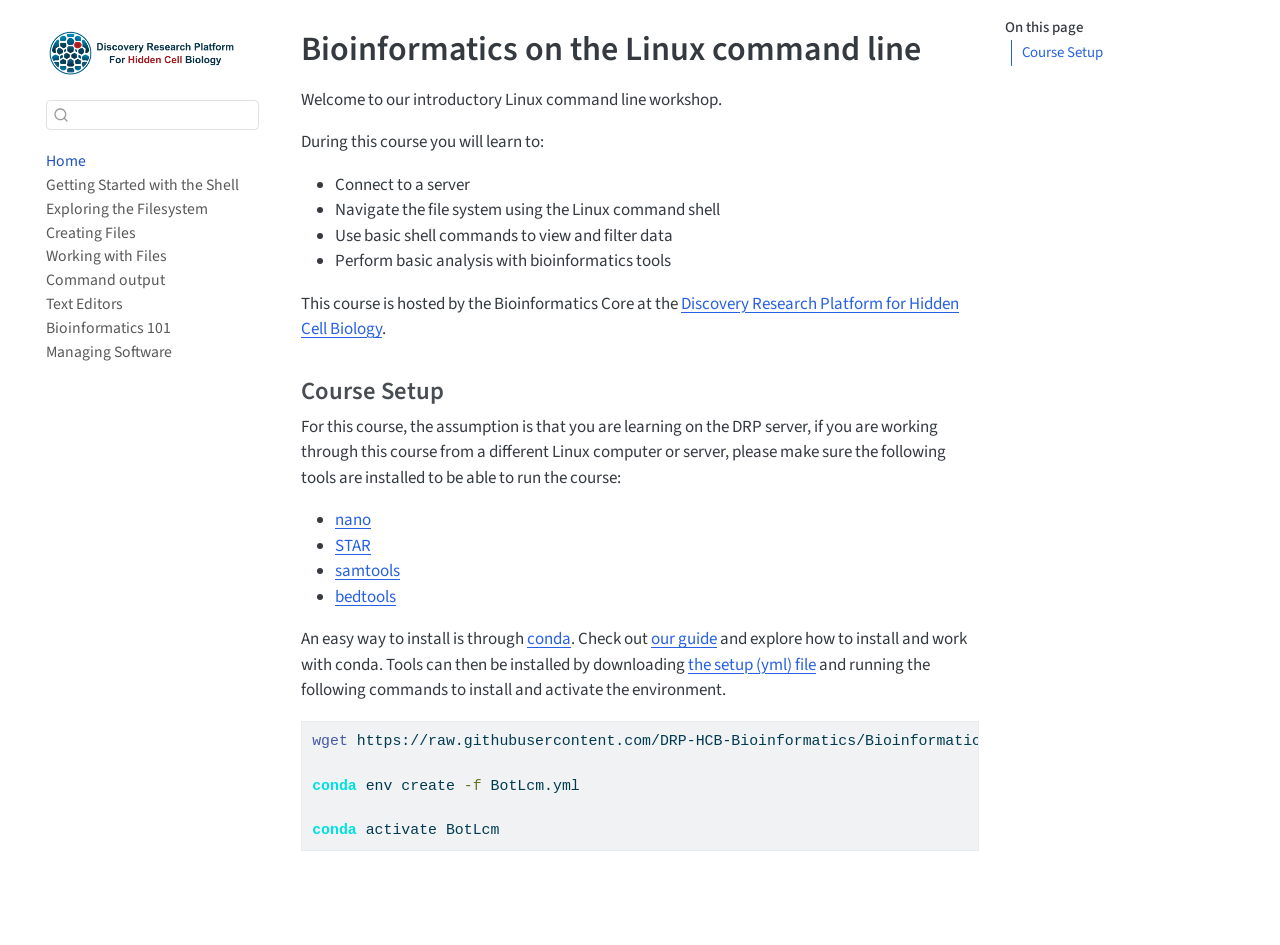
<file: docs/index.html>
<!DOCTYPE html>
<html xmlns="http://www.w3.org/1999/xhtml" lang="en" xml:lang="en"><head>

<meta charset="utf-8">
<meta name="generator" content="quarto-1.9.37">

<meta name="viewport" content="width=device-width, initial-scale=1.0, user-scalable=yes">


<title>Bioinformatics on the Linux command line – Introduction to Linux</title>
<style>
/* Default styles provided by pandoc.
** See https://pandoc.org/MANUAL.html#variables-for-html for config info.
*/
code{white-space: pre-wrap;}
span.smallcaps{font-variant: small-caps;}
div.columns{display: flex; gap: min(4vw, 1.5em);}
div.column{flex: auto; overflow-x: auto;}
div.hanging-indent{margin-left: 1.5em; text-indent: -1.5em;}
ul.task-list{list-style: none;}
ul.task-list li input[type="checkbox"] {
  width: 0.8em;
  margin: 0 0.8em 0.2em -1em; /* quarto-specific, see https://github.com/quarto-dev/quarto-cli/issues/4556 */ 
  vertical-align: middle;
}
/* CSS for syntax highlighting */
html { -webkit-text-size-adjust: 100%; }
pre > code.sourceCode { white-space: pre; position: relative; }
pre > code.sourceCode > span { display: inline-block; line-height: 1.25; }
pre > code.sourceCode > span:empty { height: 1.2em; }
.sourceCode { overflow: visible; }
code.sourceCode > span { color: inherit; text-decoration: inherit; }
div.sourceCode { margin: 1em 0; }
pre.sourceCode { margin: 0; }
@media screen {
div.sourceCode { overflow: auto; }
}
@media print {
pre > code.sourceCode { white-space: pre-wrap; }
pre > code.sourceCode > span { text-indent: -5em; padding-left: 5em; }
}
pre.numberSource code
  { counter-reset: source-line 0; }
pre.numberSource code > span
  { position: relative; left: -4em; counter-increment: source-line; }
pre.numberSource code > span > a:first-child::before
  { content: counter(source-line);
    position: relative; left: -1em; text-align: right; vertical-align: baseline;
    border: none; display: inline-block;
    -webkit-touch-callout: none; -webkit-user-select: none;
    -khtml-user-select: none; -moz-user-select: none;
    -ms-user-select: none; user-select: none;
    padding: 0 4px; width: 4em;
  }
pre.numberSource { margin-left: 3em;  padding-left: 4px; }
div.sourceCode
  {   }
@media screen {
pre > code.sourceCode > span > a:first-child::before { text-decoration: underline; }
}
</style>


<script src="site_libs/quarto-nav/quarto-nav.js"></script>
<script src="site_libs/quarto-nav/headroom.min.js"></script>
<script src="site_libs/clipboard/clipboard.min.js"></script>
<script src="site_libs/quarto-search/autocomplete.umd.js"></script>
<script src="site_libs/quarto-search/fuse.min.js"></script>
<script src="site_libs/quarto-search/quarto-search.js"></script>
<meta name="quarto:offset" content="./">
<link href="./images/DRP_banner_transparent2.png" rel="icon" type="image/png">
<script src="site_libs/quarto-html/quarto.js" type="module"></script>
<script src="site_libs/quarto-html/tabsets/tabsets.js" type="module"></script>
<script src="site_libs/quarto-html/popper.min.js"></script>
<script src="site_libs/quarto-html/tippy.umd.min.js"></script>
<script src="site_libs/quarto-html/anchor.min.js"></script>
<link href="site_libs/quarto-html/tippy.css" rel="stylesheet">
<link href="site_libs/quarto-html/quarto-syntax-highlighting-7f8f88aac4f3542376d5c11b86a4c14d.css" rel="stylesheet" class="quarto-color-scheme" id="quarto-text-highlighting-styles">
<link href="site_libs/quarto-html/quarto-syntax-highlighting-dark-d0ae9245876894da5ac7e18953ecc5cc.css" rel="stylesheet" class="quarto-color-scheme quarto-color-alternate" id="quarto-text-highlighting-styles">
<link href="site_libs/quarto-html/quarto-syntax-highlighting-7f8f88aac4f3542376d5c11b86a4c14d.css" rel="stylesheet" class="quarto-color-scheme-extra" id="quarto-text-highlighting-styles">
<script src="site_libs/bootstrap/bootstrap.min.js"></script>
<link href="site_libs/bootstrap/bootstrap-icons.css" rel="stylesheet">
<link href="site_libs/bootstrap/bootstrap-158031087360bce0ff56dc785ce39e06.min.css" rel="stylesheet" append-hash="true" class="quarto-color-scheme" id="quarto-bootstrap" data-mode="light">
<link href="site_libs/bootstrap/bootstrap-dark-158031087360bce0ff56dc785ce39e06.min.css" rel="stylesheet" append-hash="true" class="quarto-color-scheme quarto-color-alternate" id="quarto-bootstrap" data-mode="light">
<link href="site_libs/bootstrap/bootstrap-158031087360bce0ff56dc785ce39e06.min.css" rel="stylesheet" append-hash="true" class="quarto-color-scheme-extra" id="quarto-bootstrap" data-mode="light">
<script id="quarto-search-options" type="application/json">{
  "location": "sidebar",
  "copy-button": false,
  "collapse-after": 3,
  "panel-placement": "start",
  "type": "textbox",
  "limit": 50,
  "keyboard-shortcut": [
    "f",
    "/",
    "s"
  ],
  "show-item-context": false,
  "language": {
    "search-no-results-text": "No results",
    "search-matching-documents-text": "matching documents",
    "search-copy-link-title": "Copy link to search",
    "search-hide-matches-text": "Hide additional matches",
    "search-more-match-text": "more match in this document",
    "search-more-matches-text": "more matches in this document",
    "search-clear-button-title": "Clear",
    "search-text-placeholder": "",
    "search-detached-cancel-button-title": "Cancel",
    "search-submit-button-title": "Submit",
    "search-label": "Search"
  }
}</script>


<link rel="stylesheet" href="challengestyles.css">
</head>

<body class="nav-sidebar floating quarto-light">

<div id="quarto-search-results"></div>
  <header id="quarto-header" class="headroom fixed-top">
  <nav class="quarto-secondary-nav">
    <div class="container-fluid d-flex">
      <button type="button" class="quarto-btn-toggle btn" data-bs-toggle="collapse" role="button" data-bs-target=".quarto-sidebar-collapse-item" aria-controls="quarto-sidebar" aria-expanded="false" aria-label="Toggle sidebar navigation" onclick="if (window.quartoToggleHeadroom) { window.quartoToggleHeadroom(); }">
        <i class="bi bi-layout-text-sidebar-reverse"></i>
      </button>
        <nav class="quarto-page-breadcrumbs" aria-label="breadcrumb"><ol class="breadcrumb"><li class="breadcrumb-item"><a href="./index.html">Home</a></li></ol></nav>
        <a class="flex-grow-1" role="navigation" data-bs-toggle="collapse" data-bs-target=".quarto-sidebar-collapse-item" aria-controls="quarto-sidebar" aria-expanded="false" aria-label="Toggle sidebar navigation" onclick="if (window.quartoToggleHeadroom) { window.quartoToggleHeadroom(); }">      
        </a>
      <button type="button" class="btn quarto-search-button" aria-label="Search" onclick="window.quartoOpenSearch();">
        <i class="bi bi-search"></i>
      </button>
    </div>
  </nav>
</header>
<!-- content -->
<div id="quarto-content" class="quarto-container page-columns page-rows-contents page-layout-article">
<!-- sidebar -->
  <nav id="quarto-sidebar" class="sidebar collapse collapse-horizontal quarto-sidebar-collapse-item sidebar-navigation floating overflow-auto">
    <div class="pt-lg-2 mt-2 text-left sidebar-header">
      <a href="./index.html" class="sidebar-logo-link">
      <img src="./images/DRP_banner_transparent2.png" alt="" class="sidebar-logo light-content py-0 d-lg-inline d-none">
      <img src="./images/DRP_banner_transparent2.png" alt="" class="sidebar-logo dark-content py-0 d-lg-inline d-none">
      </a>
      </div>
        <div class="mt-2 flex-shrink-0 align-items-center">
        <div class="sidebar-search">
        <div id="quarto-search" class="" title="Search"></div>
        </div>
        </div>
    <div class="sidebar-menu-container"> 
    <ul class="list-unstyled mt-1">
        <li class="sidebar-item">
  <div class="sidebar-item-container"> 
  <a href="./index.html" class="sidebar-item-text sidebar-link active">
 <span class="menu-text">Home</span></a>
  </div>
</li>
        <li class="sidebar-item">
  <div class="sidebar-item-container"> 
  <a href="./01_Shell.html" class="sidebar-item-text sidebar-link">
 <span class="menu-text">Getting Started with the Shell</span></a>
  </div>
</li>
        <li class="sidebar-item">
  <div class="sidebar-item-container"> 
  <a href="./02_Exploration.html" class="sidebar-item-text sidebar-link">
 <span class="menu-text">Exploring the Filesystem</span></a>
  </div>
</li>
        <li class="sidebar-item">
  <div class="sidebar-item-container"> 
  <a href="./03_Creation.html" class="sidebar-item-text sidebar-link">
 <span class="menu-text">Creating Files</span></a>
  </div>
</li>
        <li class="sidebar-item">
  <div class="sidebar-item-container"> 
  <a href="./04_Files.html" class="sidebar-item-text sidebar-link">
 <span class="menu-text">Working with Files</span></a>
  </div>
</li>
        <li class="sidebar-item">
  <div class="sidebar-item-container"> 
  <a href="./05_Combination.html" class="sidebar-item-text sidebar-link">
 <span class="menu-text">Command output</span></a>
  </div>
</li>
        <li class="sidebar-item">
  <div class="sidebar-item-container"> 
  <a href="./05.5_Text_editors.html" class="sidebar-item-text sidebar-link">
 <span class="menu-text">Text Editors</span></a>
  </div>
</li>
        <li class="sidebar-item">
  <div class="sidebar-item-container"> 
  <a href="./06_Bioinformatics.html" class="sidebar-item-text sidebar-link">
 <span class="menu-text">Bioinformatics 101</span></a>
  </div>
</li>
        <li class="sidebar-item">
  <div class="sidebar-item-container"> 
  <a href="./07_Installation.html" class="sidebar-item-text sidebar-link">
 <span class="menu-text">Managing Software</span></a>
  </div>
</li>
    </ul>
    </div>
</nav>
<div id="quarto-sidebar-glass" class="quarto-sidebar-collapse-item" data-bs-toggle="collapse" data-bs-target=".quarto-sidebar-collapse-item"></div>
<!-- margin-sidebar -->
    <div id="quarto-margin-sidebar" class="sidebar margin-sidebar">
        <nav id="TOC" role="doc-toc" class="toc-active">
    <h2 id="toc-title">On this page</h2>
   
  <ul>
  <li><a href="#course-setup" id="toc-course-setup" class="nav-link active" data-scroll-target="#course-setup">Course Setup</a></li>
  </ul>
</nav>
    </div>
<!-- main -->
<main class="content" id="quarto-document-content">

<header id="title-block-header" class="quarto-title-block default">
<div class="quarto-title">
<h1 class="title">Bioinformatics on the Linux command line</h1>
</div>



<div class="quarto-title-meta">

    
  
    
  </div>
  


</header>


<p>Welcome to our introductory Linux command line workshop.</p>
<p>During this course you will learn to:</p>
<ul>
<li>Connect to a server</li>
<li>Navigate the file system using the Linux command shell</li>
<li>Use basic shell commands to view and filter data</li>
<li>Perform basic analysis with bioinformatics tools</li>
</ul>
<p>This course is hosted by the Bioinformatics Core at the <a href="https://biology.ed.ac.uk/drp">Discovery Research Platform for Hidden Cell Biology</a>.</p>
<section id="course-setup" class="level3">
<h3 class="anchored" data-anchor-id="course-setup">Course Setup</h3>
<p>For this course, the assumption is that you are learning on the DRP server, if you are working through this course from a different Linux computer or server, please make sure the following tools are installed to be able to run the course:</p>
<ul>
<li><a href="https://www.nano-editor.org/">nano</a></li>
<li><a href="https://github.com/alexdobin/STAR">STAR</a></li>
<li><a href="https://www.htslib.org/">samtools</a></li>
<li><a href="https://bedtools.readthedocs.io/en/stable/">bedtools</a></li>
</ul>
<p>An easy way to install is through <a href="https://continuumio-docs.readthedocs-hosted.com/miniconda/">conda</a>. Check out <a href="https://drp-hcb-bioinformatics.github.io/DRP-HCB-Bioinformatics/software.html">our guide</a> and explore how to install and work with conda. Tools can then be installed by downloading <a href="https://raw.githubusercontent.com/DRP-HCB-Bioinformatics/Bioinformatics_on_the_Linux_command_line/refs/heads/main/env/BotLcl.yml">the setup (yml) file</a> and running the following commands to install and activate the environment.</p>
<div class="code-copy-outer-scaffold"><div class="sourceCode" id="cb1"><pre class="sourceCode bash code-with-copy"><code class="sourceCode bash"><span id="cb1-1"><a href="#cb1-1" aria-hidden="true" tabindex="-1"></a><span class="fu">wget</span> https://raw.githubusercontent.com/DRP-HCB-Bioinformatics/Bioinformatics_on_the_Linux_command_line/refs/heads/main/env/BotLcl.yml</span>
<span id="cb1-2"><a href="#cb1-2" aria-hidden="true" tabindex="-1"></a></span>
<span id="cb1-3"><a href="#cb1-3" aria-hidden="true" tabindex="-1"></a><span class="ex">conda</span> env create <span class="at">-f</span> BotLcm.yml</span>
<span id="cb1-4"><a href="#cb1-4" aria-hidden="true" tabindex="-1"></a></span>
<span id="cb1-5"><a href="#cb1-5" aria-hidden="true" tabindex="-1"></a><span class="ex">conda</span> activate BotLcm</span></code></pre></div><button title="Copy to Clipboard" class="code-copy-button"><i class="bi"></i></button></div>


</section>

</main> <!-- /main -->
<script id="quarto-html-after-body" type="application/javascript">
  window.document.addEventListener("DOMContentLoaded", function (event) {
    const icon = "";
    const anchorJS = new window.AnchorJS();
    anchorJS.options = {
      placement: 'right',
      icon: icon
    };
    anchorJS.add('.anchored');
    const isCodeAnnotation = (el) => {
      for (const clz of el.classList) {
        if (clz.startsWith('code-annotation-')) {                     
          return true;
        }
      }
      return false;
    }
    const onCopySuccess = function(e) {
      // button target
      const button = e.trigger;
      // don't keep focus
      button.blur();
      // flash "checked"
      button.classList.add('code-copy-button-checked');
      var currentTitle = button.getAttribute("title");
      button.setAttribute("title", "Copied!");
      let tooltip;
      if (window.bootstrap) {
        button.setAttribute("data-bs-toggle", "tooltip");
        button.setAttribute("data-bs-placement", "left");
        button.setAttribute("data-bs-title", "Copied!");
        tooltip = new bootstrap.Tooltip(button, 
          { trigger: "manual", 
            customClass: "code-copy-button-tooltip",
            offset: [0, -8]});
        tooltip.show();    
      }
      setTimeout(function() {
        if (tooltip) {
          tooltip.hide();
          button.removeAttribute("data-bs-title");
          button.removeAttribute("data-bs-toggle");
          button.removeAttribute("data-bs-placement");
        }
        button.setAttribute("title", currentTitle);
        button.classList.remove('code-copy-button-checked');
      }, 1000);
      // clear code selection
      e.clearSelection();
    }
    const getTextToCopy = function(trigger) {
      const outerScaffold = trigger.parentElement.cloneNode(true);
      const codeEl = outerScaffold.querySelector('code');
      for (const childEl of codeEl.children) {
        if (isCodeAnnotation(childEl)) {
          childEl.remove();
        }
      }
      return codeEl.innerText;
    }
    const clipboard = new window.ClipboardJS('.code-copy-button:not([data-in-quarto-modal])', {
      text: getTextToCopy
    });
    clipboard.on('success', onCopySuccess);
    if (window.document.getElementById('quarto-embedded-source-code-modal')) {
      const clipboardModal = new window.ClipboardJS('.code-copy-button[data-in-quarto-modal]', {
        text: getTextToCopy,
        container: window.document.getElementById('quarto-embedded-source-code-modal')
      });
      clipboardModal.on('success', onCopySuccess);
    }
      var localhostRegex = new RegExp(/^(?:http|https):\/\/localhost\:?[0-9]*\//);
      var mailtoRegex = new RegExp(/^mailto:/);
        var filterRegex = new RegExp('/' + window.location.host + '/');
      var isInternal = (href) => {
          return filterRegex.test(href) || localhostRegex.test(href) || mailtoRegex.test(href);
      }
      // Inspect non-navigation links and adorn them if external
     var links = window.document.querySelectorAll('a[href]:not(.nav-link):not(.navbar-brand):not(.toc-action):not(.sidebar-link):not(.sidebar-item-toggle):not(.pagination-link):not(.no-external):not([aria-hidden]):not(.dropdown-item):not(.quarto-navigation-tool):not(.about-link)');
      for (var i=0; i<links.length; i++) {
        const link = links[i];
        if (!isInternal(link.href)) {
          // undo the damage that might have been done by quarto-nav.js in the case of
          // links that we want to consider external
          if (link.dataset.originalHref !== undefined) {
            link.href = link.dataset.originalHref;
          }
            // target, if specified
            link.setAttribute("target", "_blank");
            if (link.getAttribute("rel") === null) {
              link.setAttribute("rel", "noopener");
            }
        }
      }
    function tippyHover(el, contentFn, onTriggerFn, onUntriggerFn) {
      const config = {
        allowHTML: true,
        maxWidth: 500,
        delay: 100,
        arrow: false,
        appendTo: function(el) {
            return el.parentElement;
        },
        interactive: true,
        interactiveBorder: 10,
        theme: 'quarto',
        placement: 'bottom-start',
      };
      if (contentFn) {
        config.content = contentFn;
      }
      if (onTriggerFn) {
        config.onTrigger = onTriggerFn;
      }
      if (onUntriggerFn) {
        config.onUntrigger = onUntriggerFn;
      }
      window.tippy(el, config); 
    }
    const noterefs = window.document.querySelectorAll('a[role="doc-noteref"]');
    for (var i=0; i<noterefs.length; i++) {
      const ref = noterefs[i];
      tippyHover(ref, function() {
        // use id or data attribute instead here
        let href = ref.getAttribute('data-footnote-href') || ref.getAttribute('href');
        try { href = new URL(href).hash; } catch {}
        const id = href.replace(/^#\/?/, "");
        const note = window.document.getElementById(id);
        if (note) {
          return note.innerHTML;
        } else {
          return "";
        }
      });
    }
    const xrefs = window.document.querySelectorAll('a.quarto-xref');
    const processXRef = (id, note) => {
      // Strip column container classes
      const stripColumnClz = (el) => {
        el.classList.remove("page-full", "page-columns");
        if (el.children) {
          for (const child of el.children) {
            stripColumnClz(child);
          }
        }
      }
      stripColumnClz(note)
      if (id === null || id.startsWith('sec-')) {
        // Special case sections, only their first couple elements
        const container = document.createElement("div");
        if (note.children && note.children.length > 2) {
          container.appendChild(note.children[0].cloneNode(true));
          for (let i = 1; i < note.children.length; i++) {
            const child = note.children[i];
            if (child.tagName === "P" && child.innerText === "") {
              continue;
            } else {
              container.appendChild(child.cloneNode(true));
              break;
            }
          }
          if (window.Quarto?.typesetMath) {
            window.Quarto.typesetMath(container);
          }
          return container.innerHTML
        } else {
          if (window.Quarto?.typesetMath) {
            window.Quarto.typesetMath(note);
          }
          return note.innerHTML;
        }
      } else {
        // Remove any anchor links if they are present
        const anchorLink = note.querySelector('a.anchorjs-link');
        if (anchorLink) {
          anchorLink.remove();
        }
        if (window.Quarto?.typesetMath) {
          window.Quarto.typesetMath(note);
        }
        if (note.classList.contains("callout")) {
          return note.outerHTML;
        } else {
          return note.innerHTML;
        }
      }
    }
    for (var i=0; i<xrefs.length; i++) {
      const xref = xrefs[i];
      tippyHover(xref, undefined, function(instance) {
        instance.disable();
        let url = xref.getAttribute('href');
        let hash = undefined; 
        if (url.startsWith('#')) {
          hash = url;
        } else {
          try { hash = new URL(url).hash; } catch {}
        }
        if (hash) {
          const id = hash.replace(/^#\/?/, "");
          const note = window.document.getElementById(id);
          if (note !== null) {
            try {
              const html = processXRef(id, note.cloneNode(true));
              instance.setContent(html);
            } finally {
              instance.enable();
              instance.show();
            }
          } else {
            // See if we can fetch this
            fetch(url.split('#')[0])
            .then(res => res.text())
            .then(html => {
              const parser = new DOMParser();
              const htmlDoc = parser.parseFromString(html, "text/html");
              const note = htmlDoc.getElementById(id);
              if (note !== null) {
                const html = processXRef(id, note);
                instance.setContent(html);
              } 
            }).finally(() => {
              instance.enable();
              instance.show();
            });
          }
        } else {
          // See if we can fetch a full url (with no hash to target)
          // This is a special case and we should probably do some content thinning / targeting
          fetch(url)
          .then(res => res.text())
          .then(html => {
            const parser = new DOMParser();
            const htmlDoc = parser.parseFromString(html, "text/html");
            const note = htmlDoc.querySelector('main.content');
            if (note !== null) {
              // This should only happen for chapter cross references
              // (since there is no id in the URL)
              // remove the first header
              if (note.children.length > 0 && note.children[0].tagName === "HEADER") {
                note.children[0].remove();
              }
              const html = processXRef(null, note);
              instance.setContent(html);
            } 
          }).finally(() => {
            instance.enable();
            instance.show();
          });
        }
      }, function(instance) {
      });
    }
        let selectedAnnoteEl;
        const selectorForAnnotation = ( cell, annotation) => {
          let cellAttr = 'data-code-cell="' + cell + '"';
          let lineAttr = 'data-code-annotation="' +  annotation + '"';
          const selector = 'span[' + cellAttr + '][' + lineAttr + ']';
          return selector;
        }
        const selectCodeLines = (annoteEl) => {
          const doc = window.document;
          const targetCell = annoteEl.getAttribute("data-target-cell");
          const targetAnnotation = annoteEl.getAttribute("data-target-annotation");
          const annoteSpan = window.document.querySelector(selectorForAnnotation(targetCell, targetAnnotation));
          const lines = annoteSpan.getAttribute("data-code-lines").split(",");
          const lineIds = lines.map((line) => {
            return targetCell + "-" + line;
          })
          let top = null;
          let height = null;
          let parent = null;
          if (lineIds.length > 0) {
              //compute the position of the single el (top and bottom and make a div)
              const el = window.document.getElementById(lineIds[0]);
              top = el.offsetTop;
              height = el.offsetHeight;
              parent = el.parentElement.parentElement;
            if (lineIds.length > 1) {
              const lastEl = window.document.getElementById(lineIds[lineIds.length - 1]);
              const bottom = lastEl.offsetTop + lastEl.offsetHeight;
              height = bottom - top;
            }
            if (top !== null && height !== null && parent !== null) {
              // cook up a div (if necessary) and position it 
              let div = window.document.getElementById("code-annotation-line-highlight");
              if (div === null) {
                div = window.document.createElement("div");
                div.setAttribute("id", "code-annotation-line-highlight");
                div.style.position = 'absolute';
                parent.appendChild(div);
              }
              div.style.top = top - 2 + "px";
              div.style.height = height + 4 + "px";
              div.style.left = 0;
              let gutterDiv = window.document.getElementById("code-annotation-line-highlight-gutter");
              if (gutterDiv === null) {
                gutterDiv = window.document.createElement("div");
                gutterDiv.setAttribute("id", "code-annotation-line-highlight-gutter");
                gutterDiv.style.position = 'absolute';
                const codeCell = window.document.getElementById(targetCell);
                const gutter = codeCell.querySelector('.code-annotation-gutter');
                gutter.appendChild(gutterDiv);
              }
              gutterDiv.style.top = top - 2 + "px";
              gutterDiv.style.height = height + 4 + "px";
            }
            selectedAnnoteEl = annoteEl;
          }
        };
        const unselectCodeLines = () => {
          const elementsIds = ["code-annotation-line-highlight", "code-annotation-line-highlight-gutter"];
          elementsIds.forEach((elId) => {
            const div = window.document.getElementById(elId);
            if (div) {
              div.remove();
            }
          });
          selectedAnnoteEl = undefined;
        };
          // Handle positioning of the toggle
      window.addEventListener(
        "resize",
        throttle(() => {
          elRect = undefined;
          if (selectedAnnoteEl) {
            selectCodeLines(selectedAnnoteEl);
          }
        }, 10)
      );
      function throttle(fn, ms) {
      let throttle = false;
      let timer;
        return (...args) => {
          if(!throttle) { // first call gets through
              fn.apply(this, args);
              throttle = true;
          } else { // all the others get throttled
              if(timer) clearTimeout(timer); // cancel #2
              timer = setTimeout(() => {
                fn.apply(this, args);
                timer = throttle = false;
              }, ms);
          }
        };
      }
        // Attach click handler to the DT
        const annoteDls = window.document.querySelectorAll('dt[data-target-cell]');
        for (const annoteDlNode of annoteDls) {
          annoteDlNode.addEventListener('click', (event) => {
            const clickedEl = event.target;
            if (clickedEl !== selectedAnnoteEl) {
              unselectCodeLines();
              const activeEl = window.document.querySelector('dt[data-target-cell].code-annotation-active');
              if (activeEl) {
                activeEl.classList.remove('code-annotation-active');
              }
              selectCodeLines(clickedEl);
              clickedEl.classList.add('code-annotation-active');
            } else {
              // Unselect the line
              unselectCodeLines();
              clickedEl.classList.remove('code-annotation-active');
            }
          });
        }
    const findCites = (el) => {
      const parentEl = el.parentElement;
      if (parentEl) {
        const cites = parentEl.dataset.cites;
        if (cites) {
          return {
            el,
            cites: cites.split(' ')
          };
        } else {
          return findCites(el.parentElement)
        }
      } else {
        return undefined;
      }
    };
    var bibliorefs = window.document.querySelectorAll('a[role="doc-biblioref"]');
    for (var i=0; i<bibliorefs.length; i++) {
      const ref = bibliorefs[i];
      const citeInfo = findCites(ref);
      if (citeInfo) {
        tippyHover(citeInfo.el, function() {
          var popup = window.document.createElement('div');
          citeInfo.cites.forEach(function(cite) {
            var citeDiv = window.document.createElement('div');
            citeDiv.classList.add('hanging-indent');
            citeDiv.classList.add('csl-entry');
            var biblioDiv = window.document.getElementById('ref-' + cite);
            if (biblioDiv) {
              citeDiv.innerHTML = biblioDiv.innerHTML;
            }
            popup.appendChild(citeDiv);
          });
          return popup.innerHTML;
        });
      }
    }
  });
  </script>
</div> <!-- /content -->




</body></html>
</file>
<file: docs/site_libs/quarto-html/tippy.css>
.tippy-box[data-animation=fade][data-state=hidden]{opacity:0}[data-tippy-root]{max-width:calc(100vw - 10px)}.tippy-box{position:relative;background-color:#333;color:#fff;border-radius:4px;font-size:14px;line-height:1.4;white-space:normal;outline:0;transition-property:transform,visibility,opacity}.tippy-box[data-placement^=top]>.tippy-arrow{bottom:0}.tippy-box[data-placement^=top]>.tippy-arrow:before{bottom:-7px;left:0;border-width:8px 8px 0;border-top-color:initial;transform-origin:center top}.tippy-box[data-placement^=bottom]>.tippy-arrow{top:0}.tippy-box[data-placement^=bottom]>.tippy-arrow:before{top:-7px;left:0;border-width:0 8px 8px;border-bottom-color:initial;transform-origin:center bottom}.tippy-box[data-placement^=left]>.tippy-arrow{right:0}.tippy-box[data-placement^=left]>.tippy-arrow:before{border-width:8px 0 8px 8px;border-left-color:initial;right:-7px;transform-origin:center left}.tippy-box[data-placement^=right]>.tippy-arrow{left:0}.tippy-box[data-placement^=right]>.tippy-arrow:before{left:-7px;border-width:8px 8px 8px 0;border-right-color:initial;transform-origin:center right}.tippy-box[data-inertia][data-state=visible]{transition-timing-function:cubic-bezier(.54,1.5,.38,1.11)}.tippy-arrow{width:16px;height:16px;color:#333}.tippy-arrow:before{content:"";position:absolute;border-color:transparent;border-style:solid}.tippy-content{position:relative;padding:5px 9px;z-index:1}
</file>
<file: docs/site_libs/quarto-html/quarto-syntax-highlighting-7f8f88aac4f3542376d5c11b86a4c14d.css>
/* quarto syntax highlight colors */
:root {
  --quarto-hl-ot-color: #003B4F;
  --quarto-hl-at-color: #657422;
  --quarto-hl-ss-color: #20794D;
  --quarto-hl-an-color: #5E5E5E;
  --quarto-hl-fu-color: #4758AB;
  --quarto-hl-st-color: #20794D;
  --quarto-hl-cf-color: #003B4F;
  --quarto-hl-op-color: #5E5E5E;
  --quarto-hl-er-color: #AD0000;
  --quarto-hl-bn-color: #AD0000;
  --quarto-hl-al-color: #AD0000;
  --quarto-hl-va-color: #111111;
  --quarto-hl-bu-color: inherit;
  --quarto-hl-ex-color: inherit;
  --quarto-hl-pp-color: #AD0000;
  --quarto-hl-in-color: #5E5E5E;
  --quarto-hl-vs-color: #20794D;
  --quarto-hl-wa-color: #5E5E5E;
  --quarto-hl-do-color: #5E5E5E;
  --quarto-hl-im-color: #00769E;
  --quarto-hl-ch-color: #20794D;
  --quarto-hl-dt-color: #AD0000;
  --quarto-hl-fl-color: #AD0000;
  --quarto-hl-co-color: #5E5E5E;
  --quarto-hl-cv-color: #5E5E5E;
  --quarto-hl-cn-color: #8f5902;
  --quarto-hl-sc-color: #5E5E5E;
  --quarto-hl-dv-color: #AD0000;
  --quarto-hl-kw-color: #003B4F;
}

/* other quarto variables */
:root {
  --quarto-font-monospace: SFMono-Regular, Menlo, Monaco, Consolas, "Liberation Mono", "Courier New", monospace;
}

/* syntax highlight based on Pandoc's rules */
pre > code.sourceCode > span {
  color: #003B4F;
}

code.sourceCode > span {
  color: #003B4F;
}

div.sourceCode,
div.sourceCode pre.sourceCode {
  color: #003B4F;
}

/* Normal */
code span {
  color: #003B4F;
}

/* Alert */
code span.al {
  color: #AD0000;
  font-style: inherit;
}

/* Annotation */
code span.an {
  color: #5E5E5E;
  font-style: inherit;
}

/* Attribute */
code span.at {
  color: #657422;
  font-style: inherit;
}

/* BaseN */
code span.bn {
  color: #AD0000;
  font-style: inherit;
}

/* BuiltIn */
code span.bu {
  font-style: inherit;
}

/* ControlFlow */
code span.cf {
  color: #003B4F;
  font-weight: bold;
  font-style: inherit;
}

/* Char */
code span.ch {
  color: #20794D;
  font-style: inherit;
}

/* Constant */
code span.cn {
  color: #8f5902;
  font-style: inherit;
}

/* Comment */
code span.co {
  color: #5E5E5E;
  font-style: inherit;
}

/* CommentVar */
code span.cv {
  color: #5E5E5E;
  font-style: italic;
}

/* Documentation */
code span.do {
  color: #5E5E5E;
  font-style: italic;
}

/* DataType */
code span.dt {
  color: #AD0000;
  font-style: inherit;
}

/* DecVal */
code span.dv {
  color: #AD0000;
  font-style: inherit;
}

/* Error */
code span.er {
  color: #AD0000;
  font-style: inherit;
}

/* Extension */
code span.ex {
  font-style: inherit;
}

/* Float */
code span.fl {
  color: #AD0000;
  font-style: inherit;
}

/* Function */
code span.fu {
  color: #4758AB;
  font-style: inherit;
}

/* Import */
code span.im {
  color: #00769E;
  font-style: inherit;
}

/* Information */
code span.in {
  color: #5E5E5E;
  font-style: inherit;
}

/* Keyword */
code span.kw {
  color: #003B4F;
  font-weight: bold;
  font-style: inherit;
}

/* Operator */
code span.op {
  color: #5E5E5E;
  font-style: inherit;
}

/* Other */
code span.ot {
  color: #003B4F;
  font-style: inherit;
}

/* Preprocessor */
code span.pp {
  color: #AD0000;
  font-style: inherit;
}

/* SpecialChar */
code span.sc {
  color: #5E5E5E;
  font-style: inherit;
}

/* SpecialString */
code span.ss {
  color: #20794D;
  font-style: inherit;
}

/* String */
code span.st {
  color: #20794D;
  font-style: inherit;
}

/* Variable */
code span.va {
  color: #111111;
  font-style: inherit;
}

/* VerbatimString */
code span.vs {
  color: #20794D;
  font-style: inherit;
}

/* Warning */
code span.wa {
  color: #5E5E5E;
  font-style: italic;
}

.prevent-inlining {
  content: "</";
}

/*# sourceMappingURL=789ad8cd35626ba772517505b42a116e.css.map */
</file>
<file: docs/site_libs/quarto-html/quarto-syntax-highlighting-dark-d0ae9245876894da5ac7e18953ecc5cc.css>
/* quarto syntax highlight colors */
:root {
  --quarto-hl-al-color: #f07178;
  --quarto-hl-an-color: #d4d0ab;
  --quarto-hl-at-color: #00e0e0;
  --quarto-hl-bn-color: #d4d0ab;
  --quarto-hl-bu-color: #abe338;
  --quarto-hl-ch-color: #abe338;
  --quarto-hl-co-color: #f8f8f2;
  --quarto-hl-cv-color: #ffd700;
  --quarto-hl-cn-color: #ffd700;
  --quarto-hl-cf-color: #ffa07a;
  --quarto-hl-dt-color: #ffa07a;
  --quarto-hl-dv-color: #d4d0ab;
  --quarto-hl-do-color: #f8f8f2;
  --quarto-hl-er-color: #f07178;
  --quarto-hl-ex-color: #00e0e0;
  --quarto-hl-fl-color: #d4d0ab;
  --quarto-hl-fu-color: #ffa07a;
  --quarto-hl-im-color: #abe338;
  --quarto-hl-in-color: #d4d0ab;
  --quarto-hl-kw-color: #ffa07a;
  --quarto-hl-op-color: #ffa07a;
  --quarto-hl-ot-color: #00e0e0;
  --quarto-hl-pp-color: #dcc6e0;
  --quarto-hl-re-color: #00e0e0;
  --quarto-hl-sc-color: #abe338;
  --quarto-hl-ss-color: #abe338;
  --quarto-hl-st-color: #abe338;
  --quarto-hl-va-color: #00e0e0;
  --quarto-hl-vs-color: #abe338;
  --quarto-hl-wa-color: #dcc6e0;
}

/* other quarto variables */
:root {
  --quarto-font-monospace: SFMono-Regular, Menlo, Monaco, Consolas, "Liberation Mono", "Courier New", monospace;
}

/* syntax highlight based on Pandoc's rules */
pre > code.sourceCode > span {
  color: #f8f8f2;
}

code.sourceCode > span {
  color: #f8f8f2;
}

div.sourceCode,
div.sourceCode pre.sourceCode {
  color: #f8f8f2;
}

/* Normal */
code span {
  color: #f8f8f2;
}

/* Alert */
code span.al {
  color: #f07178;
}

/* Annotation */
code span.an {
  color: #d4d0ab;
}

/* Attribute */
code span.at {
  color: #00e0e0;
}

/* BaseN */
code span.bn {
  color: #d4d0ab;
}

/* BuiltIn */
code span.bu {
  color: #abe338;
}

/* ControlFlow */
code span.cf {
  font-weight: bold;
  color: #ffa07a;
}

/* Char */
code span.ch {
  color: #abe338;
}

/* Constant */
code span.cn {
  color: #ffd700;
}

/* Comment */
code span.co {
  font-style: italic;
  color: #f8f8f2;
}

/* CommentVar */
code span.cv {
  color: #ffd700;
}

/* Documentation */
code span.do {
  color: #f8f8f2;
}

/* DataType */
code span.dt {
  color: #ffa07a;
}

/* DecVal */
code span.dv {
  color: #d4d0ab;
}

/* Error */
code span.er {
  color: #f07178;
  text-decoration: underline;
}

/* Extension */
code span.ex {
  font-weight: bold;
  color: #00e0e0;
}

/* Float */
code span.fl {
  color: #d4d0ab;
}

/* Function */
code span.fu {
  color: #ffa07a;
}

/* Import */
code span.im {
  color: #abe338;
}

/* Information */
code span.in {
  color: #d4d0ab;
}

/* Keyword */
code span.kw {
  font-weight: bold;
  color: #ffa07a;
}

/* Operator */
code span.op {
  color: #ffa07a;
}

/* Other */
code span.ot {
  color: #00e0e0;
}

/* Preprocessor */
code span.pp {
  color: #dcc6e0;
}

/* RegionMarker */
code span.re {
  background-color: #f8f8f2;
  color: #00e0e0;
}

/* SpecialChar */
code span.sc {
  color: #abe338;
}

/* SpecialString */
code span.ss {
  color: #abe338;
}

/* String */
code span.st {
  color: #abe338;
}

/* Variable */
code span.va {
  color: #00e0e0;
}

/* VerbatimString */
code span.vs {
  color: #abe338;
}

/* Warning */
code span.wa {
  color: #dcc6e0;
}

.prevent-inlining {
  content: "</";
}

/*# sourceMappingURL=e2dac9153eaf3c552d5043f9565d03d7.css.map */
</file>
<file: docs/challengestyles.css>
/* css styles */

.blue pre {
  background: #C3D8EA;
}

.white {
  background: white;
}

.center {
  text-align: center;
}/* css styles */

.box{
  background:#f0f7fa;
  border-left:4px solid #4699C3;
  padding: 0.1rem 1rem 0.1rem 1rem;
  margin:1rem 0;
  border-radius:4px
}

/* ==========================================================================
   Base Callout Box Layout & Typography
   ========================================================================== */

.key-points,
.objectives,
.discussion,
.resources,
.challenge,
.exercise {
  padding: 1rem 1.25rem;
  margin: 1.5rem 0;
  box-shadow: 0 2px 6px rgba(0, 0, 0, 0.03);
  overflow: hidden; /* Clips header banner corners to box border-radius */
}

/* Base Header Styling for non-banner headers */
.key-points h2, .objectives h2, .discussion h2, .resources h2,
.key-points h3, .objectives h3, .discussion h3, .resources h3,
.solution h2, .solution h3 {
  font-size: 1.15rem;
  font-weight: 700;
  margin: 0 0 0.6rem 0;
  padding: 0;
  border: none; /* Clears default Quarto h2 bottom border */
  display: flex;
  align-items: center;
  gap: 0.5rem;
  background: transparent;
}

/* Paragraph & List Spacing Rules */
.key-points p, .objectives p, .discussion p, .resources p, .challenge p, .exercise p {
  margin: 0 0 0.6rem 0;
}

.key-points ul, .objectives ul, .discussion ul, .resources ul, .challenge ul, .exercise ul {
  margin: 0;
  padding-left: 1.2rem;
}

.key-points li, .objectives li, .discussion li, .resources li, .challenge li, .exercise li {
  margin-bottom: 0.35rem;
  line-height: 1.5;
}

/* ==========================================================================
   Inline Code & Code Block Fixes
   ========================================================================== */

/* Universal Inline Code Style */
.key-points :not(pre) > code,
.objectives :not(pre) > code,
.discussion :not(pre) > code,
.resources :not(pre) > code,
.challenge :not(pre) > code,
.exercise :not(pre) > code,
.solution :not(pre) > code {
  padding: 0.15em 0.35em;
  border-radius: 4px;
  font-size: 0.88em;
  background: rgba(0, 0, 0, 0.06);
  color: inherit;
}

/* Quarto Code Block Container Fix (prevents double boxes) */
.key-points div.sourceCode,
.objectives div.sourceCode,
.discussion div.sourceCode,
.resources div.sourceCode,
.challenge div.sourceCode,
.exercise div.sourceCode,
.solution div.sourceCode {
  margin: 0.6rem 0;
  background: transparent;
  border: none;
  padding: 0;
}

.key-points pre,
.objectives pre,
.discussion pre,
.resources pre,
.challenge pre,
.exercise pre,
.solution pre {
  margin: 0.6rem 0;
  padding: 0.75rem 1rem;
  border-radius: 6px;
  background: #ffffff;
  color: #212529;
  border: 1px solid rgba(0, 0, 0, 0.1);
  overflow-x: auto;
}

/* Strips inner background/border applied to code tags inside pre blocks */
.key-points pre code,
.objectives pre code,
.discussion pre code,
.resources pre code,
.challenge pre code,
.exercise pre code,
.solution pre code {
  background: transparent !important;
  color: inherit !important;
  padding: 0 !important;
  border: none !important;
  border-radius: 0 !important;
  box-shadow: none !important;
}

/* ==========================================================================
   Side & Top Accent Box Variants
   ========================================================================== */

/* Key Points (Sage Green - Left Accent) */
.key-points {
  background: #f4f8f7;
  border-style: solid;
  border-width: 1px 1px 1px 5px;
  border-color: #dce8e5 #dce8e5 #dce8e5 #437a6e;
  border-radius: 0 8px 8px 0;
  color: #2f4540;
}
.key-points h2, .key-points h2 i { color: #437a6e; }

/* Objectives (Teal - Left Accent) */
.objectives {
  background: #f2f7f8;
  border-style: solid;
  border-width: 1px 1px 1px 5px;
  border-color: #dbe6e8 #dbe6e8 #dbe6e8 #5b9aa0;
  border-radius: 0 8px 8px 0;
  color: #243d40;
}
.objectives h2, .objectives h2 i { color: #3b6b70; }

/* Discussion (Terracotta - Left Accent) */
.discussion {
  background: #fbf1ef;
  border-style: solid;
  border-width: 1px 1px 1px 5px;
  border-color: #f2ded9 #f2ded9 #f2ded9 #c8553d ;
  border-radius: 0 8px 8px 0;
  color: #4a1e16;
}
.discussion h2, .discussion h2 i { color: #a43e28; }

/* Resources (Taupe - Left Accent) */
.resources {
  background: #f7f6f3;
  border-style: solid;
  border-width: 1px 1px 1px 5px;
  border-color: #e8e5de #e8e5de #e8e5de #a79e84;
  border-radius: 0 0 8px 8px;
  color: #3f3a2f;
}
.resources h2, .resources h2 i { color: #766f5a; }

/* ==========================================================================
   Header-Banner Box Variants (Direct Child Header Target Only)
   ========================================================================== */

/* Challenge (Filled Slate Blue Header) */
.challenge {
  background: #f3f4f7;
  border: 1px solid #dce0e9;
  border-radius: 8px;
  color: #242938;
}

.challenge > h2,
.challenge > h3 {
  background: #526084;
  color: #ffffff;
  margin: -1rem -1.25rem 0.8rem -1.25rem;
  padding: 0.65rem 1.25rem;
  font-size: 1.15rem;
  font-weight: 700;
  display: flex;
  align-items: center;
  gap: 0.5rem;
  border: none;
}

.challenge > h2 i,
.challenge > h3 i {
  color: #ffffff;
}

.exercise {
  background: #f2f5f7;
  border: 1px solid #d8e2e7;
  border-radius: 8px;
  color: #1e2d38;
}

.exercise > h2,
.exercise > h3 {
  background: #2f4858;
  color: #ffffff;
  margin: -1rem -1.25rem 0.8rem -1.25rem;
  padding: 0.65rem 1.25rem;
  font-size: 1.15rem;
  font-weight: 700;
  display: flex;
  align-items: center;
  gap: 0.5rem;
  border: none;
}

.exercise > h2 i,
.exercise > h3 i {
  color: #ffffff;
}

/* ==========================================================================
   Collapsible Solution Accordion
   ========================================================================== */

details {
  margin: 0.8rem 0;
  border-radius: 6px;
  border: 1px solid rgba(0, 0, 0, 0.12);
  background: #ffffff;
  color: #2d3748;
  overflow: hidden;
}

details > summary {
  padding: 0.6rem 0.9rem;
  font-weight: 600;
  font-size: 0.95rem;
  color: #2d3748;
  cursor: pointer;
  user-select: none;
  background: #f8f9fa;
  transition: background 0.15s ease;
}

details > summary:hover {
  background: #f1f3f5;
}

.solution {
  background: #ffffff;
  color: #2d3748;
  padding: 0.8rem 1rem;
  margin: 0;
  border-top: 1px dashed rgba(0, 0, 0, 0.12);
  border-radius: 0 0 6px 6px;
}

.solution h2, .solution h3 {
  color: #2d3748;
}

.solution p, .solution li {
  color: #2d3748;
}

.solution p:last-child,
.solution ul:last-child {
  margin-bottom: 0;
}
</file>
